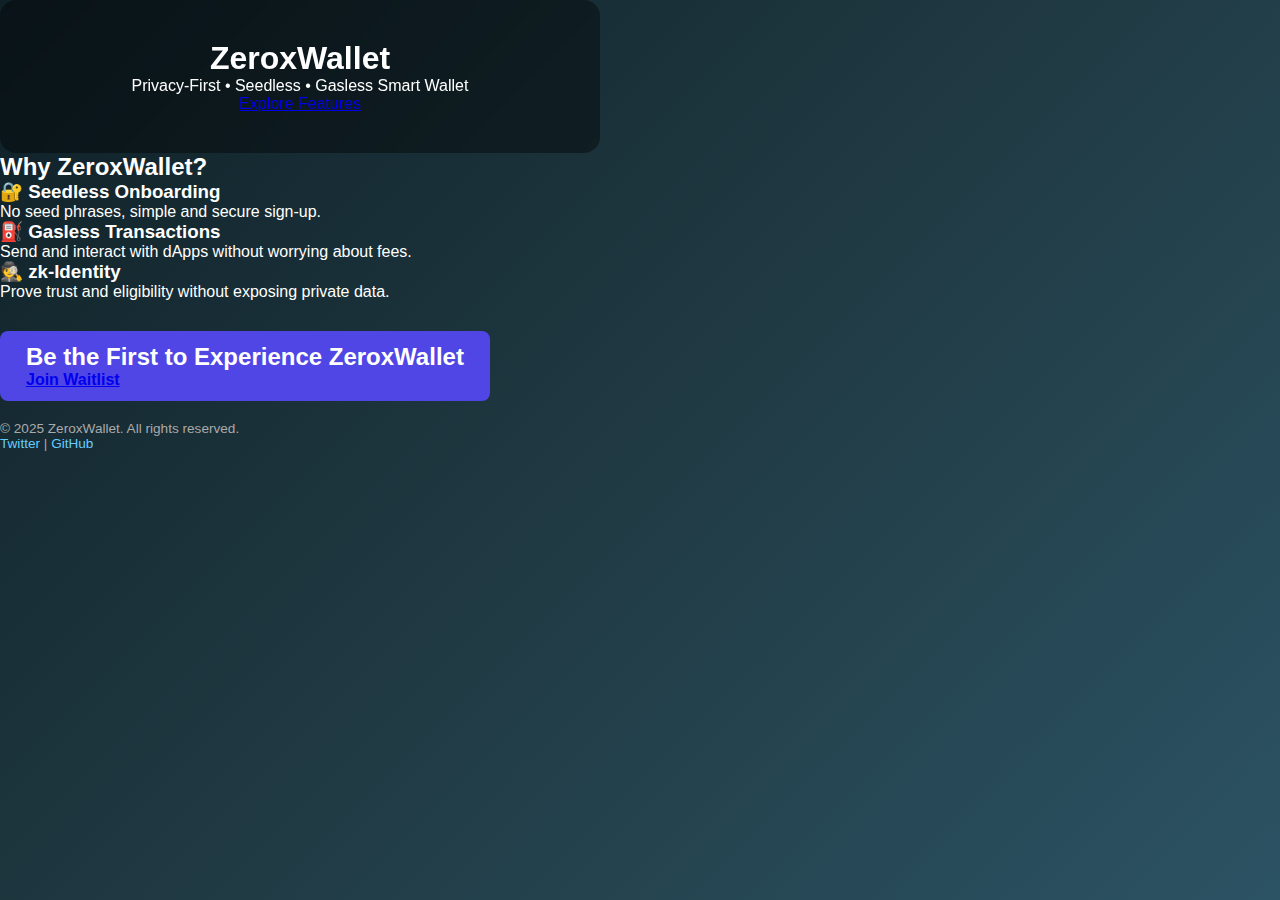
<file: Index.html>
<!DOCTYPE html>
<html lang="en">
<head>
  <meta charset="UTF-8" />
  <meta name="viewport" content="width=device-width, initial-scale=1.0"/>
  <title>ZeroxWallet</title>
  <link rel="stylesheet" href="style.css"/>
</head>
<body>
  <!-- Hero Section -->
  <header class="hero">
    <div class="container">
      <h1>ZeroxWallet</h1>
      <p>Privacy-First • Seedless • Gasless Smart Wallet</p>
      <a href="#features" class="btn">Explore Features</a>
    </div>
  </header>

  <!-- Features Section -->
  <section id="features" class="features">
    <h2>Why ZeroxWallet?</h2>
    <div class="feature-list">
      <div class="feature">
        <h3>🔐 Seedless Onboarding</h3>
        <p>No seed phrases, simple and secure sign-up.</p>
      </div>
      <div class="feature">
        <h3>⛽ Gasless Transactions</h3>
        <p>Send and interact with dApps without worrying about fees.</p>
      </div>
      <div class="feature">
        <h3>🕵️ zk-Identity</h3>
        <p>Prove trust and eligibility without exposing private data.</p>
      </div>
    </div>
  </section>

  <!-- Call to Action -->
  <section class="cta">
    <h2>Be the First to Experience ZeroxWallet</h2>
    <a href="https://github.com/yourrepo" class="btn">Join Waitlist</a>
  </section>

  <!-- Footer -->
  <footer>
    <p>© 2025 ZeroxWallet. All rights reserved.</p>
    <div class="social">
      <a href="https://twitter.com/">Twitter</a> |
      <a href="https://github.com/">GitHub</a>
    </div>
  </footer>
</body>
</html>
</file>
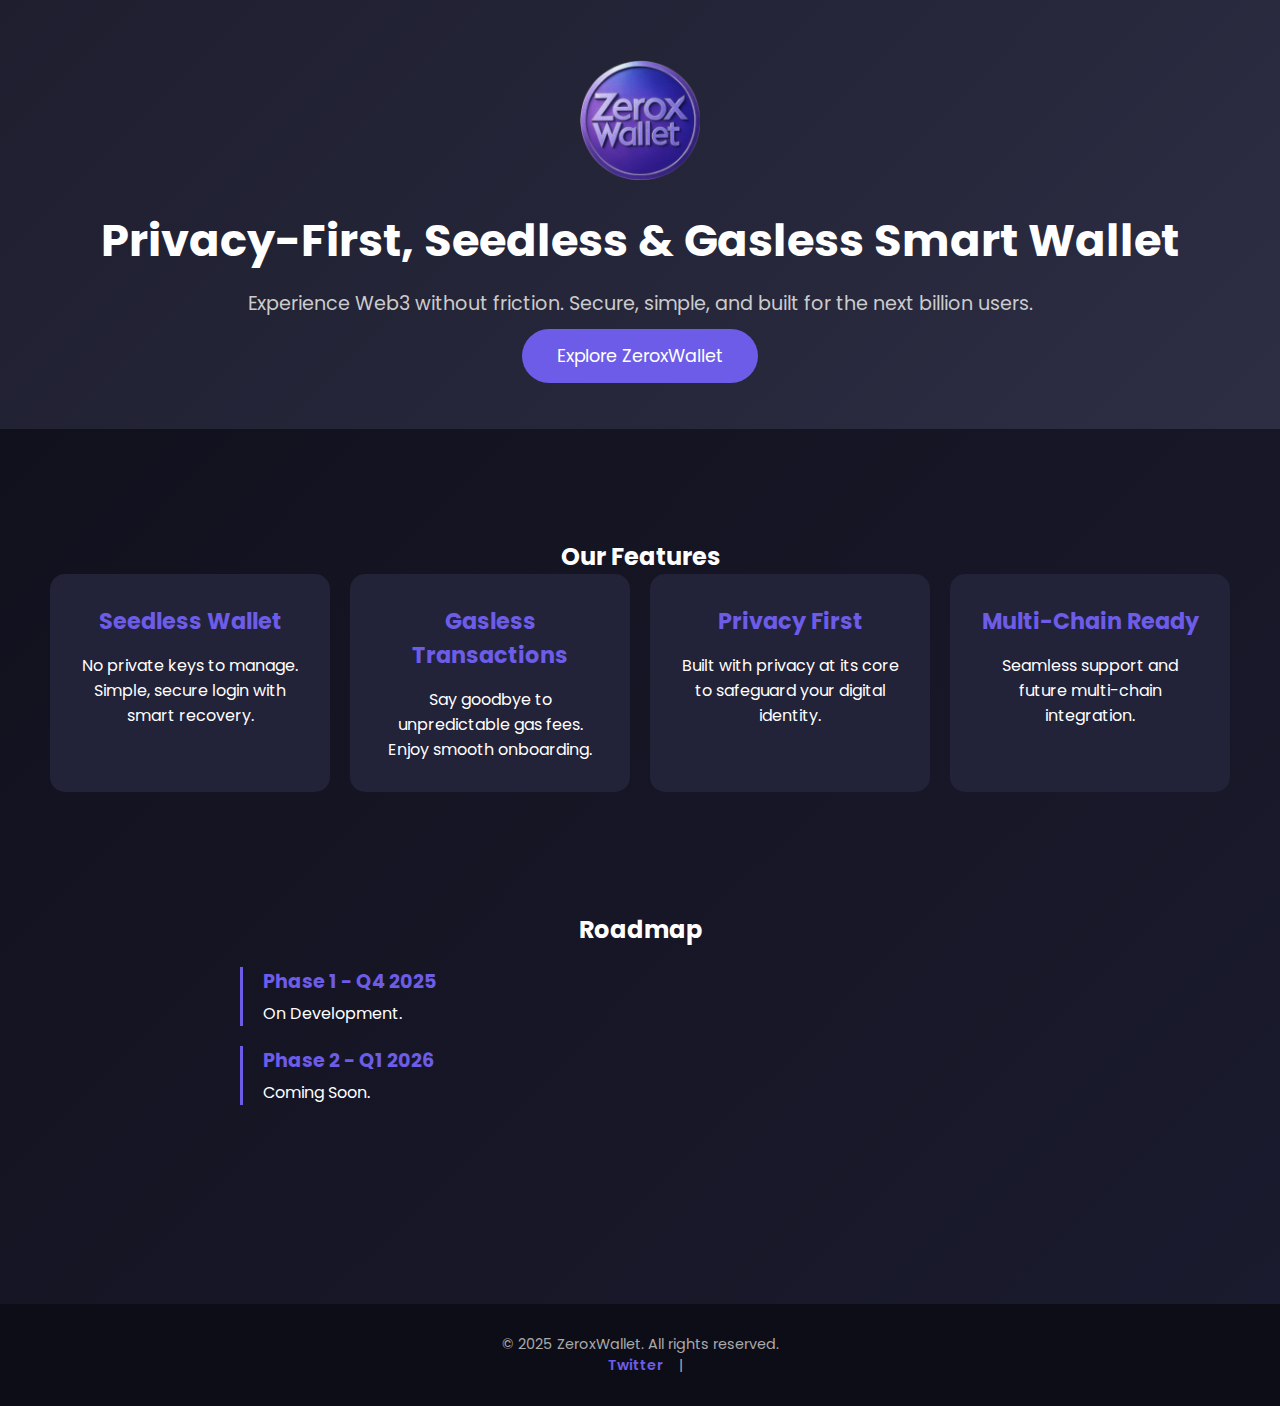
<file: index.html>
<!DOCTYPE html>
<html lang="en">
<head>
  <meta charset="UTF-8" />
  <meta name="viewport" content="width=device-width, initial-scale=1.0" />
  <title>ZeroxWallet</title>
  <link href="https://fonts.googleapis.com/css2?family=Poppins:wght@400;600;700&display=swap" rel="stylesheet">
  <style>
    * {
      margin: 0;
      padding: 0;
      box-sizing: border-box;
    }
    body {
      font-family: 'Poppins', sans-serif;
      background: linear-gradient(135deg, #0f0f1a, #1b1b2f);
      color: #fff;
      overflow-x: hidden;
    }
    header {
  text-align: center;
  padding: 60px 20px;
  margin-bottom: 50px;
    }
    header img {
      width: 120px;
      margin-bottom: 20px;
    }
    header h1 {
      font-size: 2.8em;
      font-weight: 700;
    }
    header p {
      font-size: 1.2em;
      margin: 15px 0 25px;
      color: #ccc;
    }
    .cta-button {
  background: #6c5ce7;
  padding: 15px 35px;
  border: none;
  border-radius: 30px;
  font-size: 1.1em;
  color: #fff;
  text-decoration: none;
  transition: 0.3s ease;
  margin-top: 30px;
  margin-bottom: 40px;
    }
    .cta-button:hover {
      background: #4834d4;
    }
    section {
      padding: 60px 20px;
      text-align: center;
    }
    .features {
      display: flex;
      flex-wrap: wrap;
      justify-content: center;
      gap: 20px;
    }
    .feature-card {
      background: #222238;
      padding: 30px;
      border-radius: 15px;
      width: 280px;
      transition: transform 0.3s ease;
    }
    .feature-card:hover {
      transform: translateY(-10px);
    }
    .feature-card h3 {
      margin-bottom: 15px;
      font-size: 1.4em;
      color: #6c5ce7;
    }
    .roadmap {
      max-width: 800px;
      margin: auto;
      text-align: left;
    }
    .roadmap-item {
      margin: 20px 0;
      padding-left: 20px;
      border-left: 3px solid #6c5ce7;
    }
    .roadmap-item h4 {
      font-size: 1.2em;
      margin-bottom: 5px;
      color: #6c5ce7;
    }
    footer {
      background: #0d0d17;
      padding: 30px 20px;
      text-align: center;
      margin-top: 40px;
    }
    footer p {
      color: #aaa;
      font-size: 0.9em;
    }
    footer a {
      color: #6c5ce7;
      margin: 0 12px;
      text-decoration: none;
      font-weight: 600;
    }
    footer a:hover {
      text-decoration: underline;
    }
    @media(max-width: 768px) {
      .features {
        flex-direction: column;
        align-items: center;
      }
    }
    /* --- Animation & Gradient CSS --- */
.feature-card {
  transition: transform 0.3s ease, box-shadow 0.3s ease;
}
.feature-card:hover {
  transform: translateY(-6px);
  box-shadow: 0 8px 20px rgba(0, 0, 0, 0.4);
}
header {
  background: linear-gradient(135deg, #1e1e2f, #2d2d44);
  animation: fadeIn 1s ease-in-out;
}
@keyframes fadeIn {
  from { opacity: 0; transform: translateY(-20px); }
  to { opacity: 1; transform: translateY(0); }
}
  </style>
</head>
<body>
  <header>
    <img src="logo (1).png" alt="ZeroxWallet Logo" />
    <h1>Privacy-First, Seedless & Gasless Smart Wallet</h1>
    <p>Experience Web3 without friction. Secure, simple, and built for the next billion users.</p>
    <a href="#" class="cta-button">Explore ZeroxWallet</a>
  </header>

  <section>
    <h2>Our Features</h2>
    <div class="features">
      <div class="feature-card">
        <h3>Seedless Wallet</h3>
        <p>No private keys to manage. Simple, secure login with smart recovery.</p>
      </div>
      <div class="feature-card">
        <h3>Gasless Transactions</h3>
        <p>Say goodbye to unpredictable gas fees. Enjoy smooth onboarding.</p>
      </div>
      <div class="feature-card">
        <h3>Privacy First</h3>
        <p>Built with privacy at its core to safeguard your digital identity.</p>
      </div>
      <div class="feature-card">
        <h3>Multi-Chain Ready</h3>
        <p>Seamless support and future multi-chain integration.</p>
      </div>
    </div>
  </section>

  <section>
    <h2>Roadmap</h2>
    <div class="roadmap">
      <div class="roadmap-item">
        <h4>Phase 1 - Q4 2025</h4>
        <p>On Development.</p>
      </div>
      <div class="roadmap-item">
        <h4>Phase 2 - Q1 2026</h4>
        <p>Coming Soon.</p>
      </div>
      <div class="roadmap-item">
        <h4>Phase 3 - Q2 2026</h4>
        <p>Coming Soon.</p>
      </div>
    </div>
  </section>

  <footer>
    <p>© 2025 ZeroxWallet. All rights reserved.</p>
    <p>
      <a href="https://x.com/ZeroxWallet" target="_blank">Twitter</a> |
    </p>
  </footer>
  <script>
// Smooth Scroll for "Explore ZeroxWallet"
document.querySelectorAll('a[href^="#"]').forEach(anchor => {
  anchor.addEventListener("click", function(e) {
    e.preventDefault();
    document.querySelector(this.getAttribute("href")).scrollIntoView({
      behavior: "smooth"
    });
  });
});

// Fade-in on Scroll
const observer = new IntersectionObserver(entries => {
  entries.forEach(entry => {
    if (entry.isIntersecting) {
      entry.target.classList.add("visible");
      observer.unobserve(entry.target);
    }
  });
}, { threshold: 0.2 });

document.querySelectorAll(".feature-card, .roadmap-item").forEach(el => {
  observer.observe(el);
});
</script>

<style>
/* Fade-in CSS */
.feature-card, .roadmap-item {
  opacity: 0;
  transform: translateY(40px);
  transition: all 0.8s ease-out;
}
.feature-card.visible, .roadmap-item.visible {
  opacity: 1;
  transform: translateY(0);
}
</style>
</body>
</html>
</file>
<file: style.css>
* {
  margin: 0;
  padding: 0;
  box-sizing: border-box;
}

body, html {
  font-family: 'Outfit', sans-serif;
  height: 100%;
  background: linear-gradient(135deg, #0F2027, #203A43, #2C5364);
  color: white;
}

.background-gradient {
  display: flex;
  align-items: center;
  justify-content: center;
  min-height: 100vh;
  padding: 20px;
}

.container {
  max-width: 600px;
  text-align: center;
  background: rgba(0, 0, 0, 0.4);
  padding: 40px 20px;
  border-radius: 16px;
  backdrop-filter: blur(8px);
}

.logo {
  max-width: 180px;
  height: auto;
  margin: 0 auto 20px auto;
  display: block;
}

.headline {
  font-size: 2.2em;
  font-weight: 700;
  margin-bottom: 10px;
}

.subheadline {
  font-size: 1.1em;
  margin-bottom: 20px;
  color: #ccc;
}

.launch-info {
  background-color: #007bff;
  color: white;
  padding: 8px 18px;
  display: inline-block;
  border-radius: 20px;
  margin-bottom: 20px;
  font-weight: 600;
}

.features {
  list-style: none;
  margin-bottom: 30px;
  text-align: left;
  padding-left: 0;
}

.features li {
  margin-bottom: 12px;
  font-size: 1em;
}

.cta {
  display: inline-block;
  background: #4f46e5;
  color: white;
  text-decoration: none;
  padding: 12px 26px;
  border-radius: 8px;
  font-weight: 600;
  margin-bottom: 20px;
}

footer {
  font-size: 0.85em;
  color: #aaa;
}

footer a {
  color: #66ccff;
  text-decoration: none;
}
iframe {
  background-color: white;
  box-shadow: 0 0 16px rgba(0, 0, 0, 0.15);
  border-radius: 12px;
}
</file>
